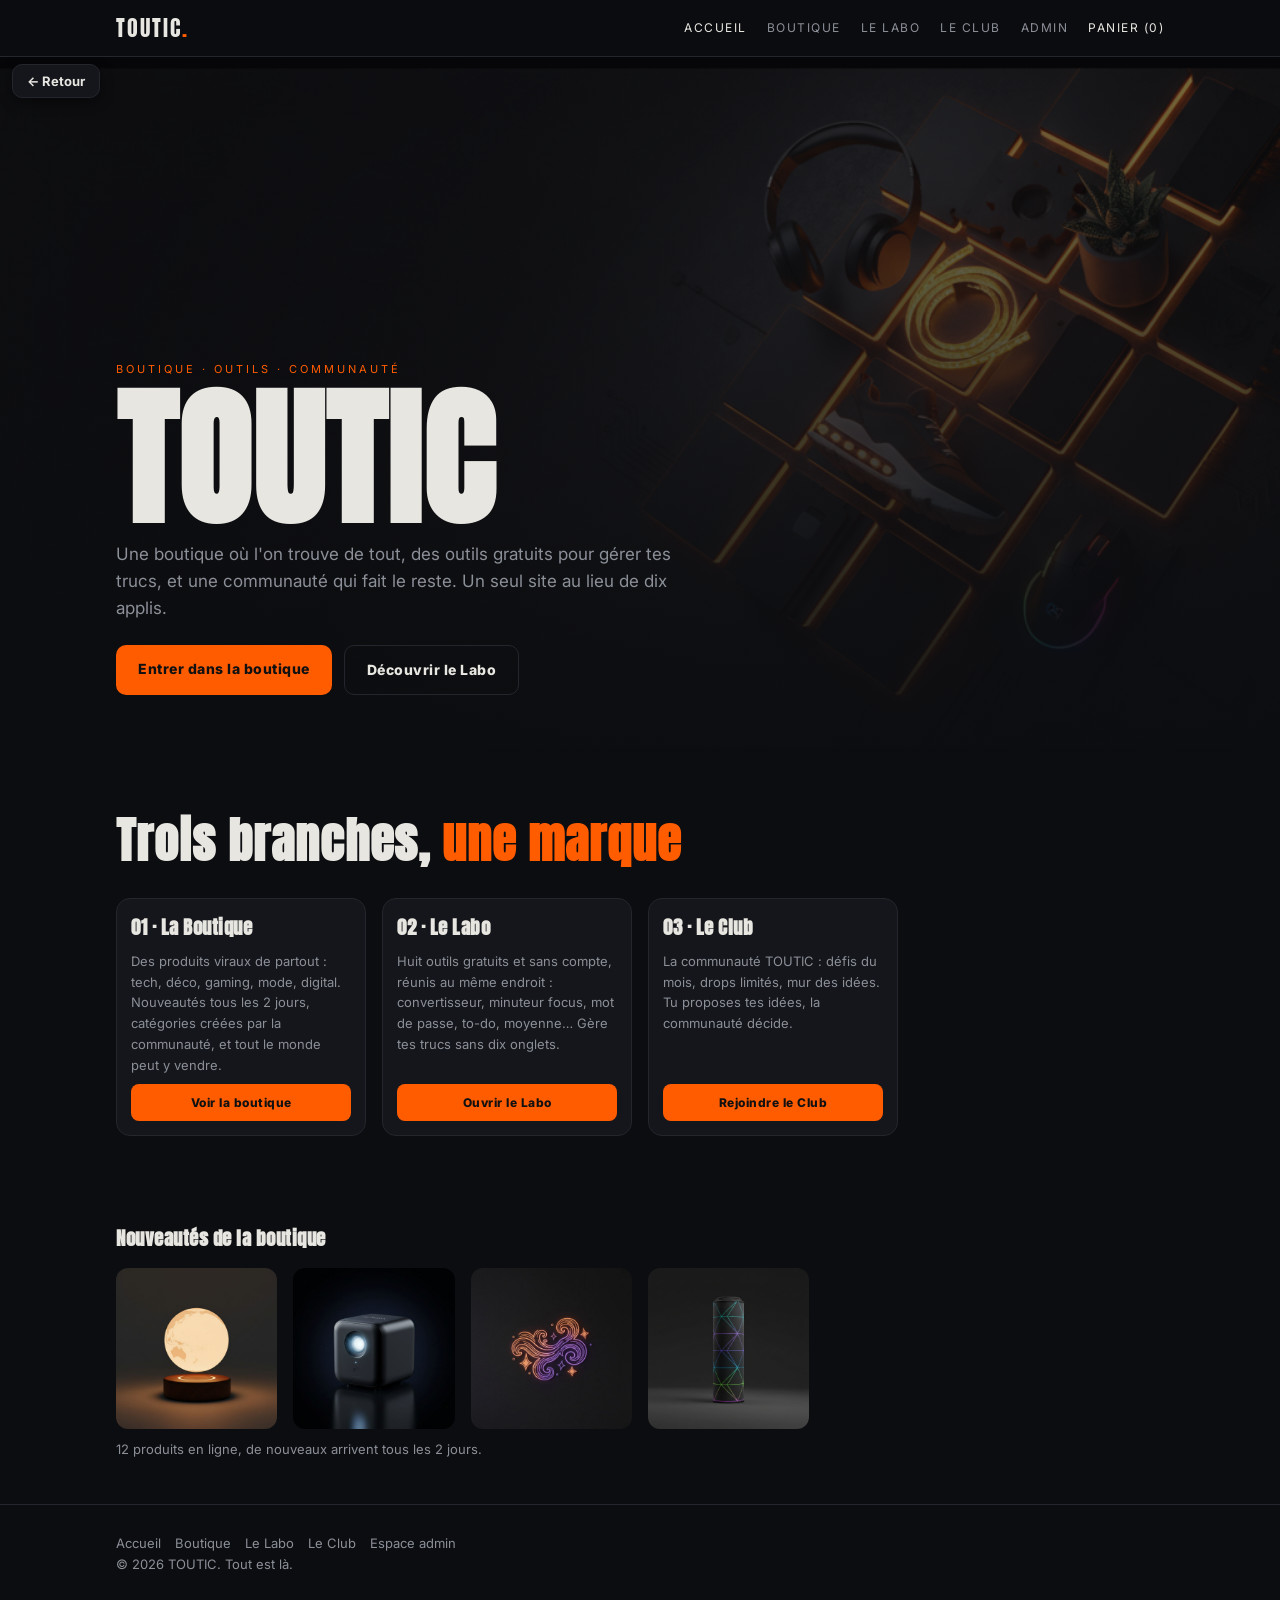
<file: index.html>
<!doctype html>
<html lang="fr">
<head>
<meta charset="utf-8">
<meta name="viewport" content="width=device-width,initial-scale=1">
<title>TOUTIC — Tout est là.</title>
<meta name="description" content="Une boutique où l'on trouve de tout, des outils gratuits pour gérer tes trucs, et une communauté qui fait le reste. Un seul site au lieu de dix applis.">
<link rel="preconnect" href="https://fonts.googleapis.com">
<link rel="preconnect" href="https://fonts.gstatic.com" crossorigin>
<link href="https://fonts.googleapis.com/css2?family=Anton&family=Inter:wght@400;600;800&display=swap" rel="stylesheet">
<link rel="stylesheet" href="style.css">
<script>if(/^#(invite_token|confirmation_token|recovery_token)=/.test(location.hash))location.replace("/admin/"+location.hash);</script>
</head>
<body>
<nav><div class="wrap">
 <a class="logo" href="/">TOUTIC<span>.</span></a>
 <button id="menuBtn" aria-label="Menu">☰</button>
 <div class="navlinks" id="navlinks">
  <a href="/" class="on">Accueil</a>
  <a href="boutique.html">Boutique</a>
  <a href="labo.html">Le Labo</a>
  <a href="club.html">Le Club</a>
  <a href="admin.html">Admin</a>
 <a href="panier.html" id="cartLink">Panier (0)</a>
  </div>
</div></nav>

<header class="hero">
 <img class="bg" src="img/hero.png" alt="">
 <div class="wrap">
  <p class="kicker">Boutique · Outils · Communauté</p>
  <h1>TOUTIC</h1>
  <p class="lead">Une boutique où l'on trouve de tout, des outils gratuits pour gérer tes trucs, et une communauté qui fait le reste. Un seul site au lieu de dix applis.</p>
  <div class="duo">
   <a class="btn" href="boutique.html">Entrer dans la boutique</a>
   <a class="btn ghost" href="labo.html">Découvrir le Labo</a>
  </div>
 </div>
</header>

<main class="wrap">
<section>
 <h2>Trois branches, <em>une marque</em></h2>
 <div class="grid" style="margin-top:18px">
  <div class="card"><div class="body"><h3>01 · La Boutique</h3><p class="desc">Des produits viraux de partout : tech, déco, gaming, mode, digital. Nouveautés tous les 2 jours, catégories créées par la communauté, et tout le monde peut y vendre.</p><a class="btn small" href="boutique.html">Voir la boutique</a></div></div>
  <div class="card"><div class="body"><h3>02 · Le Labo</h3><p class="desc">Huit outils gratuits et sans compte, réunis au même endroit : convertisseur, minuteur focus, mot de passe, to-do, moyenne… Gère tes trucs sans dix onglets.</p><a class="btn small" href="labo.html">Ouvrir le Labo</a></div></div>
  <div class="card"><div class="body"><h3>03 · Le Club</h3><p class="desc">La communauté TOUTIC : défis du mois, drops limités, mur des idées. Tu proposes tes idées, la communauté décide.</p><a class="btn small" href="club.html">Rejoindre le Club</a></div></div>
 </div>
</section>
<section>
 <h3>Nouveautés de la boutique</h3>
 <div class="grid tight" style="margin-top:14px">
  <a href="boutique.html"><img src="img/lampe.jpg" alt="Lampe en lévitation" style="border-radius:12px;aspect-ratio:1;object-fit:cover"></a>
  <a href="boutique.html"><img src="img/projecteur.jpg" alt="Mini projecteur" style="border-radius:12px;aspect-ratio:1;object-fit:cover"></a>
  <a href="boutique.html"><img src="img/stickers.jpg" alt="Stickers néon" style="border-radius:12px;aspect-ratio:1;object-fit:cover"></a>
  <a href="boutique.html"><img src="img/tapis.jpg" alt="Tapis gaming" style="border-radius:12px;aspect-ratio:1;object-fit:cover"></a>
 </div>
 <p class="note" style="margin-top:10px">12 produits en ligne, de nouveaux arrivent tous les 2 jours.</p>
</section>
</main>

<div id="toast"></div>
<footer><div class="wrap">
 <a href="/">Accueil</a><a href="boutique.html">Boutique</a><a href="labo.html">Le Labo</a><a href="club.html">Le Club</a><a href="admin.html">Espace admin</a>
 <p>© 2026 TOUTIC. Tout est là.</p>
</div></footer>
<script src="script.js"></script>
</body>
</html>
</file>
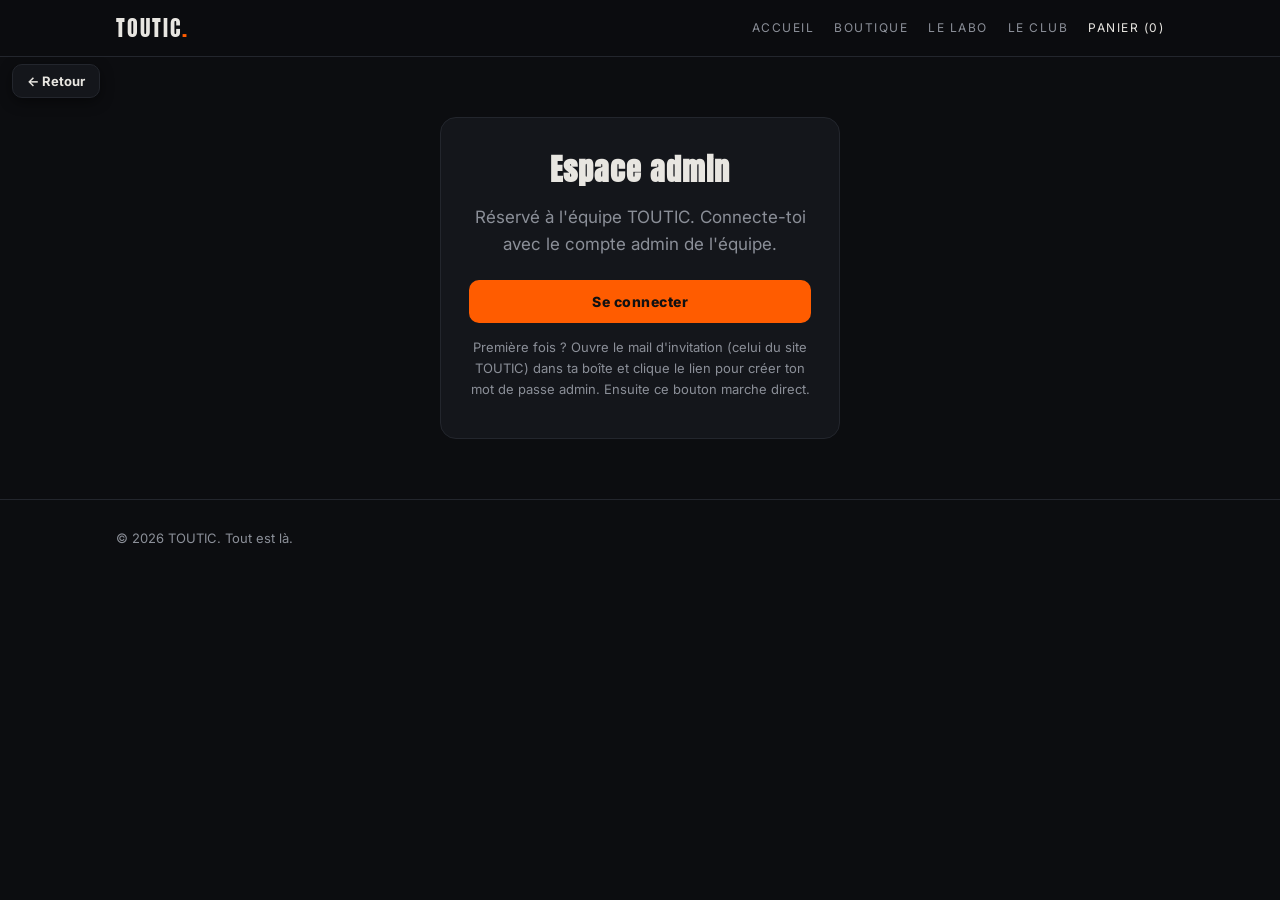
<file: admin.html>
<!doctype html>
<html lang="fr">
<head>
<meta charset="utf-8">
<meta name="viewport" content="width=device-width,initial-scale=1">
<title>Espace admin — TOUTIC</title>
<link rel="preconnect" href="https://fonts.googleapis.com">
<link rel="preconnect" href="https://fonts.gstatic.com" crossorigin>
<link href="https://fonts.googleapis.com/css2?family=Anton&family=Inter:wght@400;600;800&display=swap" rel="stylesheet">
<link rel="stylesheet" href="style.css">
</head>
<body>
<nav><div class="wrap">
 <a class="logo" href="/">TOUTIC<span>.</span></a>
 <button id="menuBtn" aria-label="Menu">☰</button>
 <div class="navlinks" id="navlinks">
  <a href="/">Accueil</a>
  <a href="boutique.html">Boutique</a>
  <a href="labo.html">Le Labo</a>
  <a href="club.html">Le Club</a>
 <a href="panier.html" id="cartLink">Panier (0)</a>
  </div>
</div></nav>

<main class="wrap adminwrap" id="loginArea">
 <div class="loginbox">
  <h2 style="font-size:30px">Espace admin</h2>
  <p class="lead center">Réservé à l'équipe TOUTIC. Connecte-toi avec le compte admin de l'équipe.</p>
  <button class="btn wide" id="idOpen">Se connecter</button>
  <p class="note center" style="margin-top:14px;line-height:1.6">Première fois ? Ouvre le mail d'invitation (celui du site TOUTIC) dans ta boîte et clique le lien pour créer ton mot de passe admin. Ensuite ce bouton marche direct.</p>
  <p class="note" id="idErr" style="margin-top:10px"></p>
 </div>
</main>

<main class="wrap adminwrap hidden" id="dash">
 <section style="padding-top:28px">
  <div class="row" style="align-items:flex-start">
   <div><p class="kicker">Espace admin</p><h2 style="font-size:34px">Tableau de bord</h2></div>
   <button class="btn ghost small" id="logout">Déconnexion</button>
  </div>
  <div class="stats">
   <div class="stat"><b id="stProd">—</b><span>Produits</span></div>
   <div class="stat"><b id="stCat">—</b><span>Catégories</span></div>
   <div class="stat"><b>8</b><span>Outils au Labo</span></div>
   <div class="stat"><b>3</b><span>Défis ouverts</span></div>
  </div>

  <div class="tool" id="catConn" style="margin-top:18px">
   <p class="hint"><b>Catalogue en direct</b> : le formulaire d'ajout enregistre le produit directement sur le site, sans redéploiement. Il faut connecter le catalogue une seule fois : colle ton token GitHub ici, il reste dans ce navigateur (jamais dans le code du site).</p>
   <div class="mini" style="display:flex;gap:8px;align-items:center;flex-wrap:wrap;margin-top:8px">
    <input id="ghTok" type="password" placeholder="Token GitHub (github_pat_…)" style="flex:1;min-width:210px">
    <button class="btn small" id="ghSave">Connecter le catalogue</button>
    <button class="btn ghost small hidden" id="ghForget">Oublier</button>
    <span class="note" id="ghState"></span>
   </div>
   <p class="note" style="margin-top:8px">Pas encore de token ? Crée-le en 1 minute : <a href="https://github.com/settings/personal-access-tokens/new" target="_blank" rel="noopener">github.com/settings/personal-access-tokens/new</a> — « Only select repositories » : <b>toutic-catalog</b>, Permissions → « Contents » : <b>Read and write</b>, puis Generate et copie-colle ici.</p>
  </div>

  <h3>Les produits</h3>
  <table class="pt"><thead><tr><th></th><th>Produit</th><th>Catégorie</th><th>Prix</th><th>Fournisseur</th></tr></thead><tbody id="prodRows"></tbody></table>

  <h3 style="margin-top:26px">Ajouter un produit</h3>
  <form name="nouveau-produit" style="max-width:560px">
   <input type="hidden" name="mode" id="np-mode" value="ajout">
   <input type="hidden" name="id" id="np-id" value="">
   <label for="np-nom">Nom du produit</label><input id="np-nom" name="nom" required>
   <label for="np-cat">Catégorie (Tech, Déco, Gaming, Mode, Digital &amp; Créa…)</label><input id="np-cat" name="categorie" required>
   <label for="np-prix">Prix</label><input id="np-prix" name="prix" required placeholder="19,90 €">
   <label for="np-fourn">Fournisseur (nom, laisse vide si démo)</label><input id="np-fourn" name="fournisseur" placeholder="ex. AliExpress">
   <label for="np-lien">Lien vers le produit chez le fournisseur</label><input id="np-lien" name="lien-fournisseur" type="url" placeholder="https://…">
   <label for="np-img">Lien de l'image du produit</label><input id="np-img" name="img" type="url" placeholder="https://…">
   <label for="np-desc">Description</label><textarea id="np-desc" name="description" required></textarea>
   <button class="btn wide" type="submit" id="np-send">Enregistrer sur le site</button>
   <button class="btn ghost wide hidden" type="button" id="np-cancel">Annuler la modification</button>
   <p class="note">Le produit est enregistré directement dans le catalogue en ligne : la boutique se met à jour en moins d'une minute. Si le catalogue n'est pas connecté (pas de token), la demande part par email à l'admin à la place.</p>
  </form>

  <h3 style="margin-top:26px">Tickets &amp; messages</h3>
  <div class="tool" style="margin-top:10px">
   <p class="hint">Les tickets de support et les commandes du panier arrivent par email à l'admin.</p>
   <div class="mini">
    <a class="btn small" href="support.html">Page support du site</a>
   </div>
  </div>

  <h3 style="margin-top:26px">Utilisateurs</h3>
  <div class="tool" style="margin-top:10px">
   <p class="hint">Les comptes du site sont sur invitation uniquement : la liste complète (invités, inscrits, confirmés) se gère dans l'espace utilisateurs. Invite quelqu'un et il reçoit un email pour créer son mot de passe.</p>
  </div>
 </section>
</main>

<div id="toast"></div>
<footer><div class="wrap"><p>© 2026 TOUTIC. Tout est là.</p></div></footer>
<script src="https://identity.netlify.com/v1/netlify-identity-widget.js"></script>
<script src="script.js"></script>
<script>
const $=id=>document.getElementById(id);
const ADMIN='carlsoquet@gmail.com';
const REPO='JARVIS-NEO-CODER/toutic-catalog';
function showDash(u){
 $('loginArea').classList.add('hidden');$('dash').classList.remove('hidden');
 refreshGh();refreshStats();
}
function refreshStats(){
 loadCatalog().then(items=>{
  $('stProd').textContent=items.length;
  $('stCat').textContent=new Set(items.map(p=>p.cat)).size;
window.PRODS=items;
  $('prodRows').innerHTML=items.map((p,i)=>'<tr class="prow" data-i="'+i+'" title="Cliquer pour modifier"><td>'+(p.img?'<img src="'+p.img+'" alt="">':'—')+'</td><td>'+p.name+'</td><td>'+p.cat+'</td><td>'+p.price+'</td><td>'+(p.fourn?p.fourn:'<i>démo</i>')+'</td></tr>').join('');
  document.querySelectorAll('.prow').forEach(tr=>tr.addEventListener('click',()=>startEdit(+tr.dataset.i)));
 });
}
function refreshGh(){
 const tok=localStorage.getItem('toutic_gh_token');
 $('ghTok').classList.toggle('hidden',!!tok);
 $('ghSave').classList.toggle('hidden',!!tok);
 $('ghForget').classList.toggle('hidden',!tok);
 $('ghState').textContent=tok?'Catalogue connecté ✓':'Catalogue non connecté';
}
$('ghSave').addEventListener('click',()=>{
 const v=$('ghTok').value.trim();
 if(!v){toast('Colle le token d\'abord');return;}
 localStorage.setItem('toutic_gh_token',v);$('ghTok').value='';refreshGh();toast('Catalogue connecté, le formulaire enregistre direct');
});
$('ghForget').addEventListener('click',()=>{localStorage.removeItem('toutic_gh_token');refreshGh();toast('Token oublié');});
function startEdit(i){
 const p=window.PRODS[i];
 $('np-mode').value='modif';$('np-id').value=p.id||'';
 $('np-nom').value=p.name||'';$('np-cat').value=p.cat||'';$('np-prix').value=p.price||'';
 $('np-fourn').value=p.fourn||'';$('np-lien').value=p.lien||'';$('np-img').value=p.img||'';
 $('np-desc').value=p.desc||'';
 $('np-send').textContent='Enregistrer les modifications';
 $('np-cancel').classList.remove('hidden');
 document.querySelector('form[name="nouveau-produit"]').scrollIntoView({behavior:'smooth'});
}
function resetForm(){
 $('np-mode').value='ajout';$('np-id').value='';
 document.querySelector('form[name="nouveau-produit"]').reset();
 $('np-send').textContent='Enregistrer sur le site';
 $('np-cancel').classList.add('hidden');
}
$('np-cancel').addEventListener('click',resetForm);
function slug(s){
 return s.toLowerCase().normalize('NFD').replace(/[\u0300-\u036f]/g,'').replace(/[^a-z0-9]+/g,'-').replace(/^-+|-+$/g,'').slice(0,40);
}
document.querySelector('form[name="nouveau-produit"]').addEventListener('submit',async e=>{
 e.preventDefault();
 const f=Object.fromEntries(new FormData(e.target).entries());
 const tok=localStorage.getItem('toutic_gh_token');
 if(!tok){
  const corps='Nouveau produit TOUTIC%0D%0ANom : '+encodeURIComponent(f.nom)+'%0D%0ACatégorie : '+encodeURIComponent(f.categorie)+'%0D%0APrix : '+encodeURIComponent(f.prix)+'%0D%0AFournisseur : '+encodeURIComponent(f.fournisseur||'')+'%0D%0ALien : '+encodeURIComponent(f['lien-fournisseur']||'')+'%0D%0AImage : '+encodeURIComponent(f.img||'')+'%0D%0ADescription : '+encodeURIComponent(f.description||'');
  window.location.href='mailto:'+ADMIN+'?subject='+encodeURIComponent('TOUTIC – demande produit : '+f.nom)+'&body='+corps;
  toast('Catalogue non connecté : la demande part par email');
  return;
 }
 $('np-send').disabled=true;$('np-send').textContent='Enregistrement…';
 try{
  const meta=await (await fetch('https://api.github.com/repos/'+REPO+'/contents/products.json?ref=main')).json();
  if(!meta.content) throw new Error('catalogue illisible');
  const items=JSON.parse(new TextDecoder().decode(Uint8Array.from(atob(meta.content.replace(/\n/g,'')),c=>c.charCodeAt(0))));
  const p={id:(f.mode==='modif'&&f.id)?f.id:slug(f.nom),name:f.nom,type:'physical',cat:f.categorie,price:f.prix,status:'Expédié par le fournisseur',desc:f.description,fourn:f.fournisseur||'',lien:f['lien-fournisseur']||'',img:f.img||''};
  const i=items.findIndex(x=>x.id===p.id||(x.name||'').toLowerCase()===p.name.toLowerCase());
  if(i>=0){items[i]=p;}else{items.push(p);}
  const r=await fetch('https://api.github.com/repos/'+REPO+'/contents/products.json',{method:'PUT',headers:{'Authorization':'Bearer '+tok,'Accept':'application/vnd.github+json'},body:JSON.stringify({message:(f.mode==='modif'?'Modification produit ':'Ajout produit ')+p.name+' (admin TOUTIC)',content:btoa(unescape(encodeURIComponent(JSON.stringify(items,null,1)))),sha:meta.sha,branch:'main'})});
  if(r.ok){toast(f.mode==='modif'?'Modifications enregistrées, en ligne dans 1 min':'Produit enregistré, en ligne dans 1 min');resetForm();refreshStats();}
  else{const j=await r.json().catch(()=>({}));toast('Échec de l\'enregistrement : '+(j.message||r.status));}
 }catch(err){toast('Erreur : '+(err&&err.message?err.message:'réessaie'));}
 finally{$('np-send').disabled=false;$('np-send').textContent=f.mode==='modif'?'Enregistrer les modifications':'Enregistrer sur le site';}
});
function toast(m){const t=$('toast');t.textContent=m;t.classList.add('show');setTimeout(()=>t.classList.remove('show'),3500);}
if(window.netlifyIdentity){
 netlifyIdentity.on('init',u=>{if(u)showDash(u);});
 netlifyIdentity.on('login',u=>{if(u&&u.email===ADMIN){showDash(u);}else if(u){$('idErr').textContent="Ce compte n'est pas admin.";netlifyIdentity.logout();}});
 netlifyIdentity.on('error',err=>{$('idErr').textContent='Connexion impossible : '+(err&&err.message?err.message:'réessaie');});
 $('idOpen').addEventListener('click',()=>netlifyIdentity.open());
 $('logout').addEventListener('click',()=>{netlifyIdentity.logout();$('dash').classList.add('hidden');$('loginArea').classList.remove('hidden');});
}
</script>
</body>
</html>
</file>
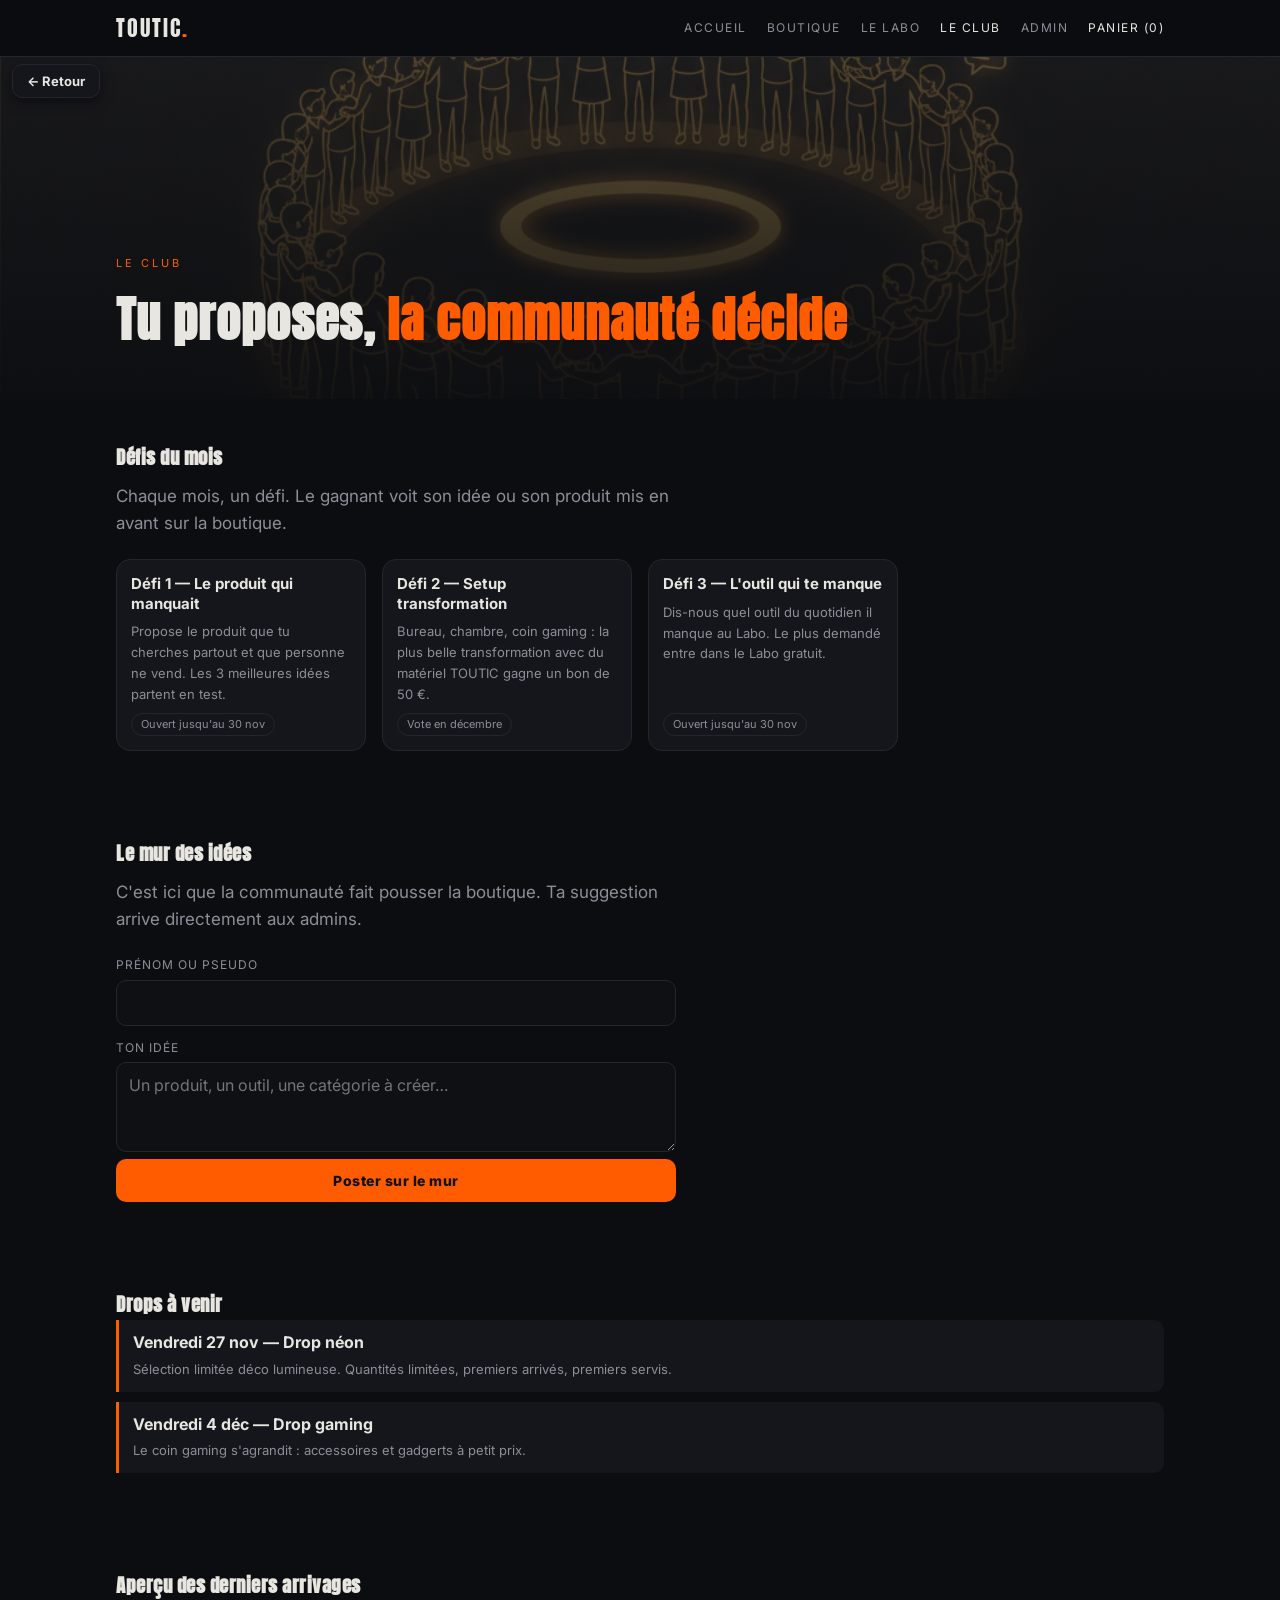
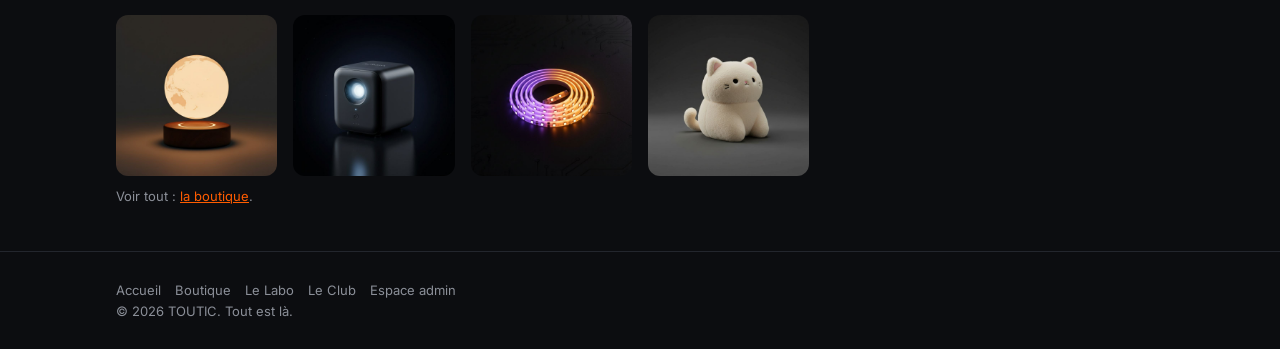
<file: club.html>
<!doctype html>
<html lang="fr">
<head>
<meta charset="utf-8">
<meta name="viewport" content="width=device-width,initial-scale=1">
<title>Le Club — TOUTIC</title>
<meta name="description" content="La communauté TOUTIC : défis, drops limités, mur des idées et événements. Tu proposes, la communauté décide.">
<link rel="preconnect" href="https://fonts.googleapis.com">
<link rel="preconnect" href="https://fonts.gstatic.com" crossorigin>
<link href="https://fonts.googleapis.com/css2?family=Anton&family=Inter:wght@400;600;800&display=swap" rel="stylesheet">
<link rel="stylesheet" href="style.css">
<script>if(/^#(invite_token|confirmation_token|recovery_token)=/.test(location.hash))location.replace("/admin/"+location.hash);</script>
</head>
<body>
<nav><div class="wrap">
 <a class="logo" href="/">TOUTIC<span>.</span></a>
 <button id="menuBtn" aria-label="Menu">☰</button>
 <div class="navlinks" id="navlinks">
  <a href="/">Accueil</a>
  <a href="boutique.html">Boutique</a>
  <a href="labo.html">Le Labo</a>
  <a href="club.html" class="on">Le Club</a>
  <a href="admin.html">Admin</a>
 <a href="panier.html" id="cartLink">Panier (0)</a>
  </div>
</div></nav>

<header class="hero2">
 <img src="img/club.png" alt="">
 <div class="wrap">
  <p class="kicker">Le Club</p>
  <h2>Tu proposes, <em>la communauté décide</em></h2>
 </div>
</header>

<main class="wrap">
<section>
 <h3>Défis du mois</h3>
 <p class="lead">Chaque mois, un défi. Le gagnant voit son idée ou son produit mis en avant sur la boutique.</p>
 <div class="grid">
  <div class="card"><div class="body"><h4>Défi 1 — Le produit qui manquait</h4><p class="desc">Propose le produit que tu cherches partout et que personne ne vend. Les 3 meilleures idées partent en test.</p><span class="pill">Ouvert jusqu'au 30 nov</span></div></div>
  <div class="card"><div class="body"><h4>Défi 2 — Setup transformation</h4><p class="desc">Bureau, chambre, coin gaming : la plus belle transformation avec du matériel TOUTIC gagne un bon de 50 €.</p><span class="pill">Vote en décembre</span></div></div>
  <div class="card"><div class="body"><h4>Défi 3 — L'outil qui te manque</h4><p class="desc">Dis-nous quel outil du quotidien il manque au Labo. Le plus demandé entre dans le Labo gratuit.</p><span class="pill">Ouvert jusqu'au 30 nov</span></div></div>
 </div>
</section>

<section>
 <h3>Le mur des idées</h3>
 <p class="lead">C'est ici que la communauté fait pousser la boutique. Ta suggestion arrive directement aux admins.</p>
 <form name="idees-club" method="POST" data-netlify="true" style="max-width:560px">
  <input type="hidden" name="form-name" value="idees-club">
  <p class="hidden"><label>Ne pas remplir : <input name="bot-field"></label></p>
  <label for="idee-prenom">Prénom ou pseudo</label>
  <input id="idee-prenom" name="pseudo" required>
  <label for="idee-txt">Ton idée</label>
  <textarea id="idee-txt" name="idee" required placeholder="Un produit, un outil, une catégorie à créer…"></textarea>
  <button class="btn wide" type="submit">Poster sur le mur</button>
 </form>
</section>

<section>
 <h3>Drops à venir</h3>
 <div class="ev"><b>Vendredi 27 nov — Drop néon</b><span>Sélection limitée déco lumineuse. Quantités limitées, premiers arrivés, premiers servis.</span></div>
 <div class="ev"><b>Vendredi 4 déc — Drop gaming</b><span>Le coin gaming s'agrandit : accessoires et gadgerts à petit prix.</span></div>
</section>

<section>
 <h3>Aperçu des derniers arrivages</h3>
 <div class="grid tight" style="margin-top:14px">
  <img src="img/lampe.jpg" alt="Lampe en lévitation" style="border-radius:12px;aspect-ratio:1;object-fit:cover">
  <img src="img/projecteur.jpg" alt="Mini projecteur" style="border-radius:12px;aspect-ratio:1;object-fit:cover">
  <img src="img/led.jpg" alt="Bande LED" style="border-radius:12px;aspect-ratio:1;object-fit:cover">
  <img src="img/coussin.jpg" alt="Coussin peluche" style="border-radius:12px;aspect-ratio:1;object-fit:cover">
 </div>
 <p class="note" style="margin-top:10px">Voir tout : <a href="boutique.html">la boutique</a>.</p>
</section>
</main>

<footer><div class="wrap">
 <a href="/">Accueil</a><a href="boutique.html">Boutique</a><a href="labo.html">Le Labo</a><a href="club.html">Le Club</a><a href="admin.html">Espace admin</a>
 <p>© 2026 TOUTIC. Tout est là.</p>
</div></footer>
<script src="script.js"></script>
</body>
</html>
</file>
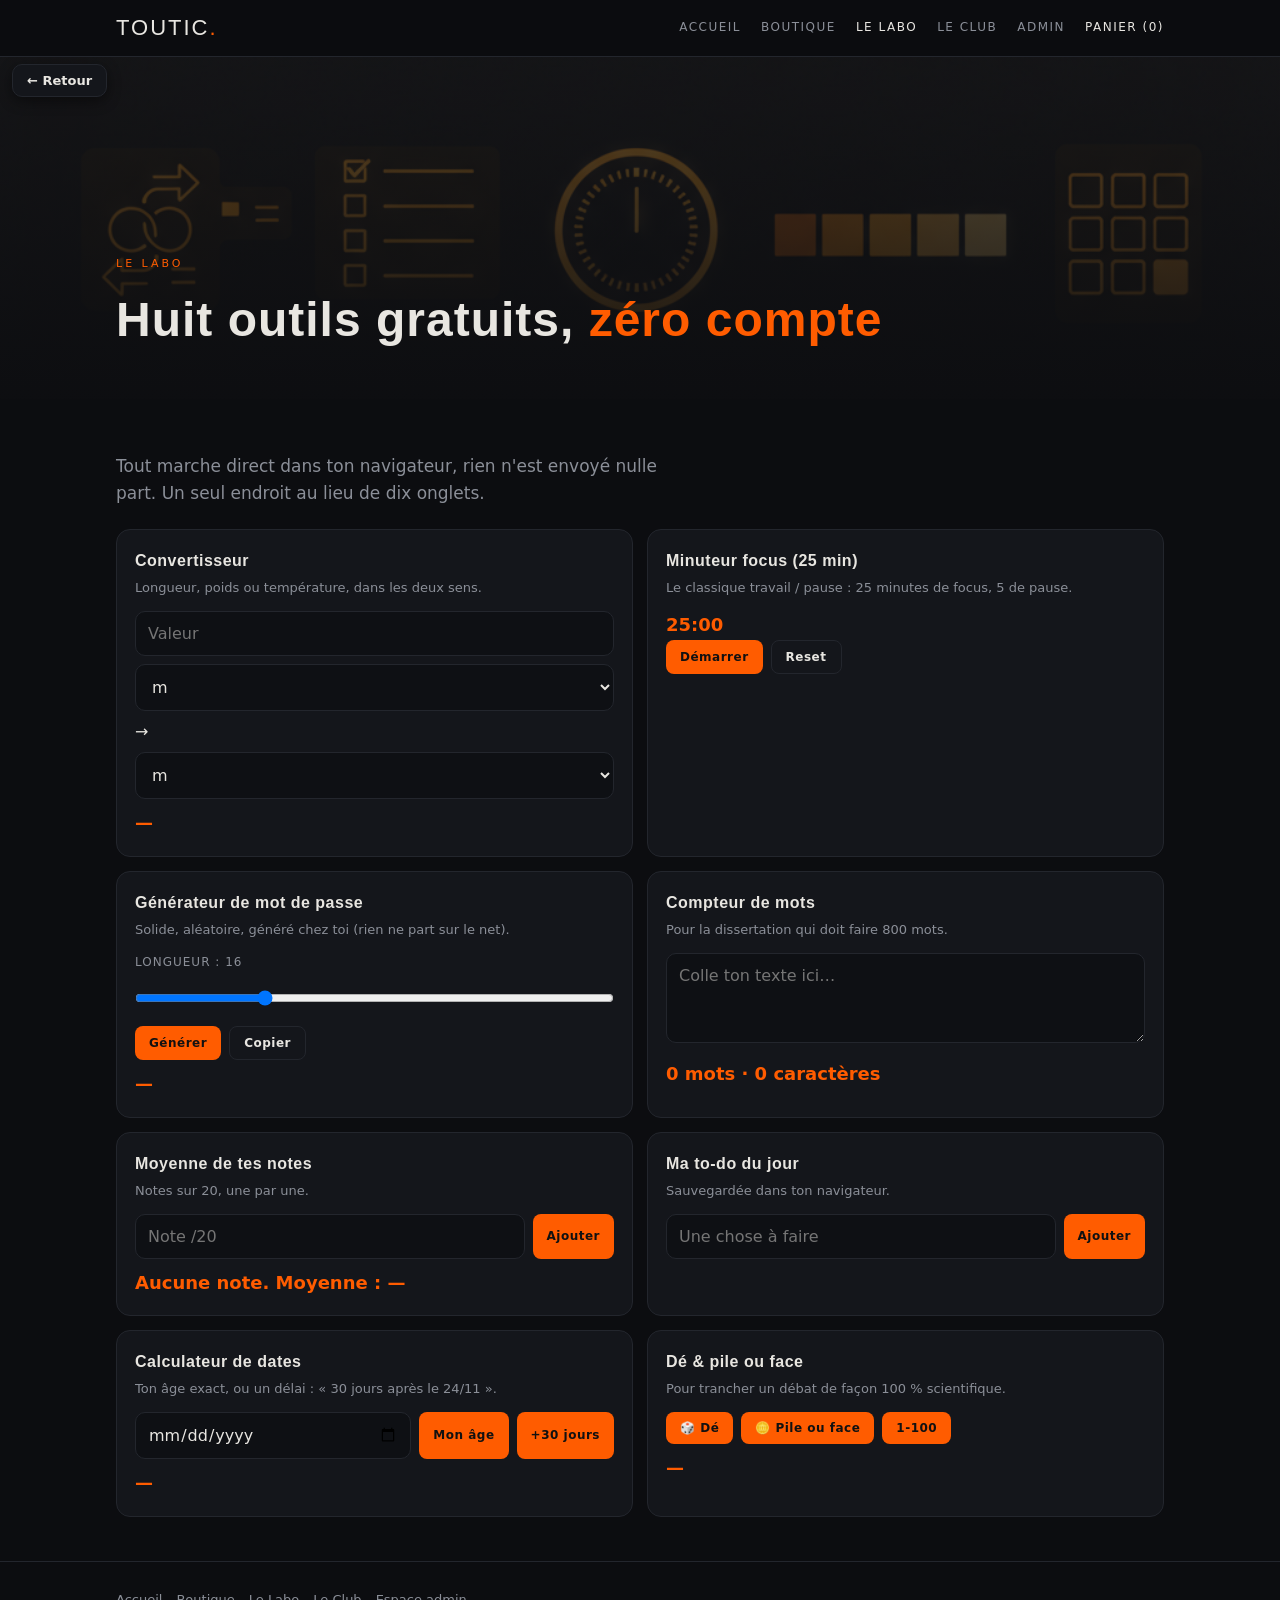
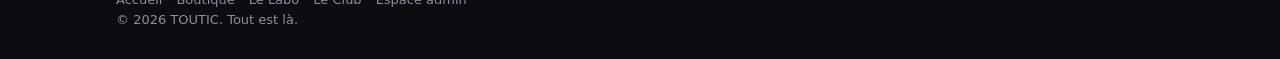
<file: convoi.html>
<!doctype html><html lang="fr"><head><meta charset="utf-8"><meta http-equiv="refresh" content="0;url=labo.html"><title>Redirection…</title></head><body><p style="font-family:sans-serif;padding:2rem">Cette page a déménagé : <a href="labo.html">Le Labo</a>.</p></body></html>
</file>
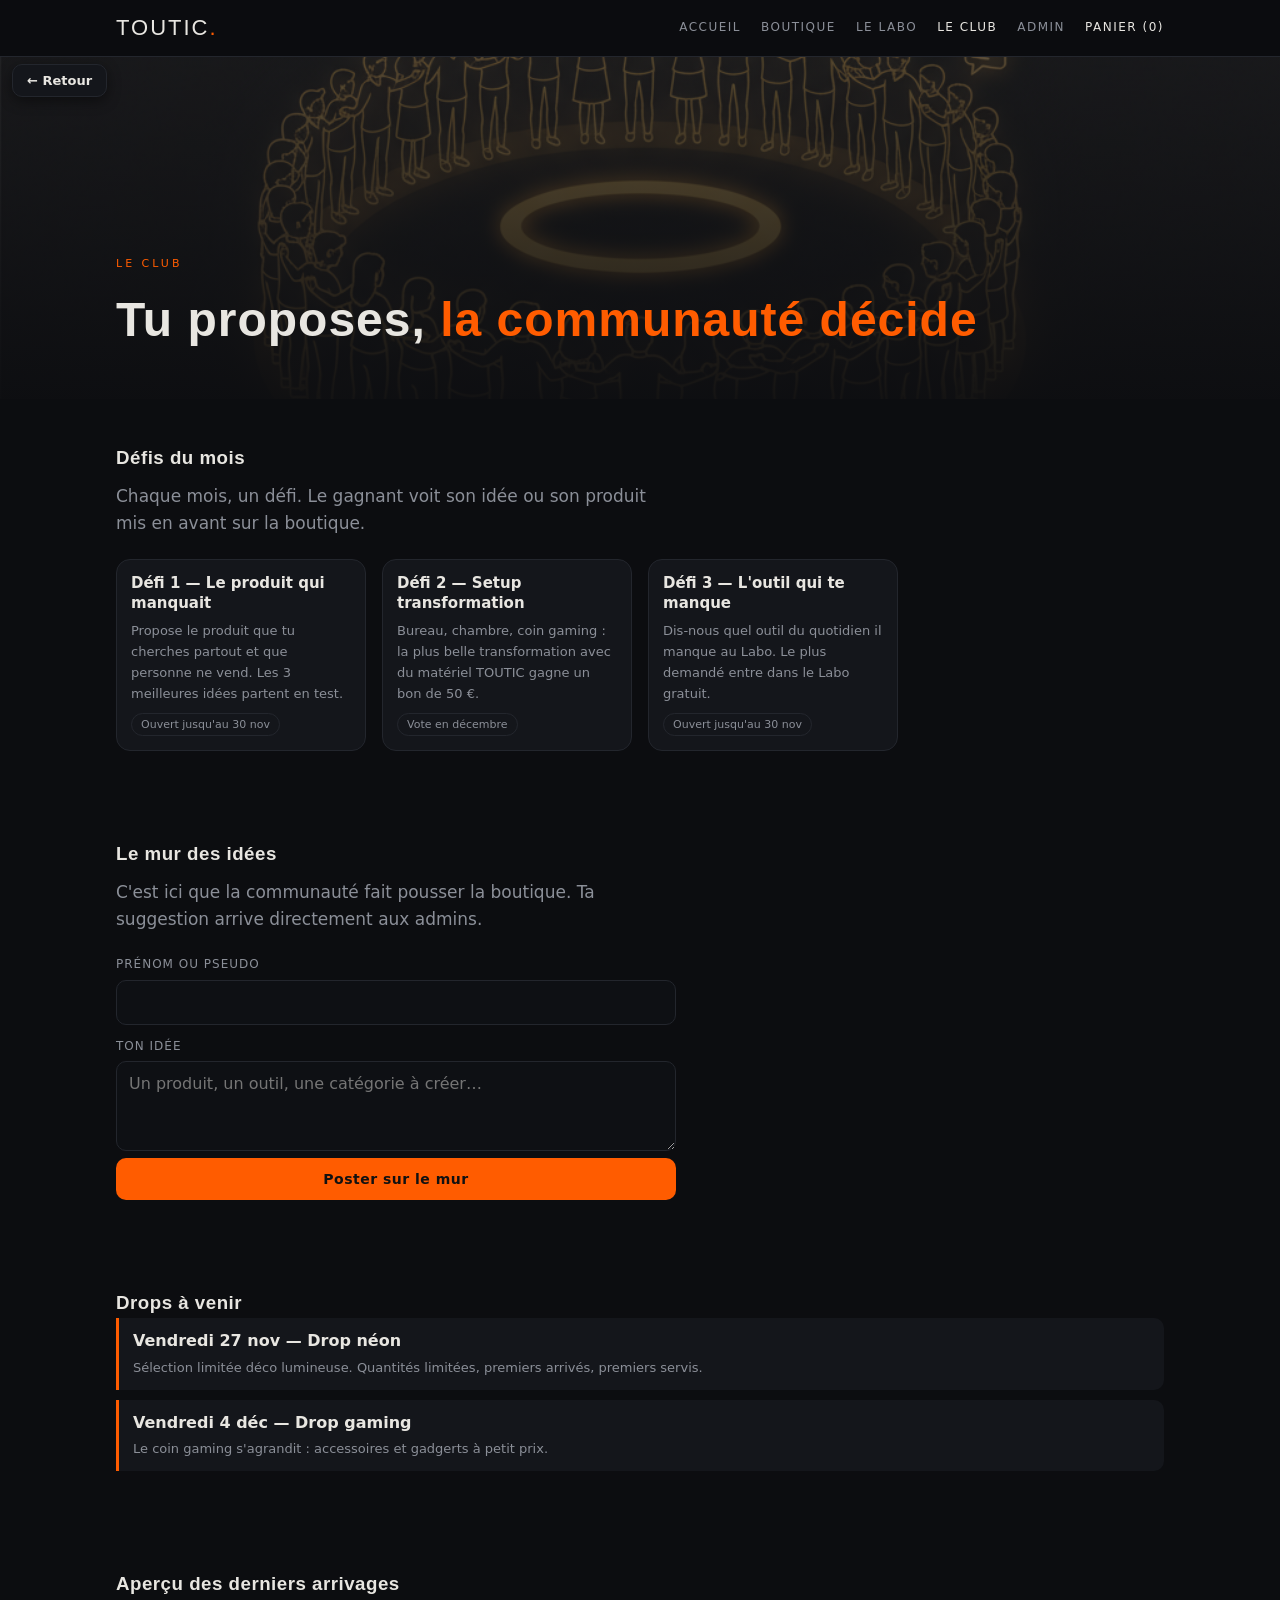
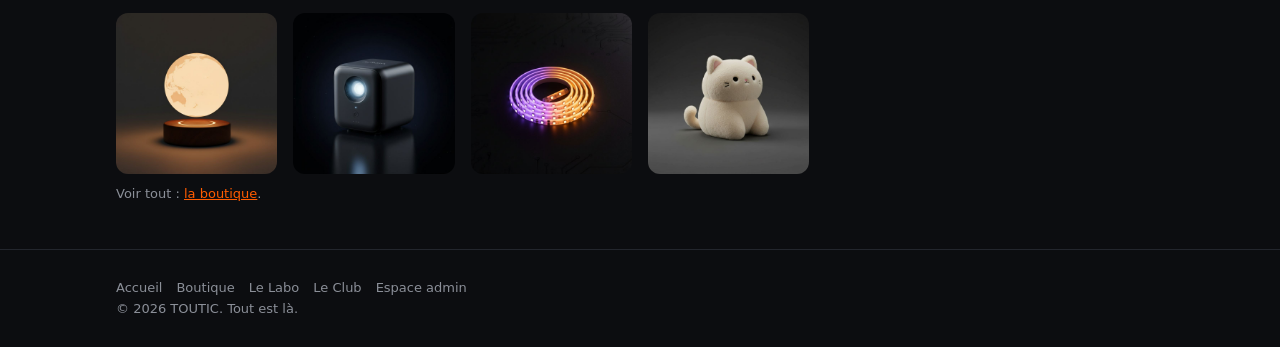
<file: depot.html>
<!doctype html><html lang="fr"><head><meta charset="utf-8"><meta http-equiv="refresh" content="0;url=club.html"><title>Redirection…</title></head><body><p style="font-family:sans-serif;padding:2rem">Cette page a déménagé : <a href="club.html">Le Club</a>.</p></body></html>
</file>
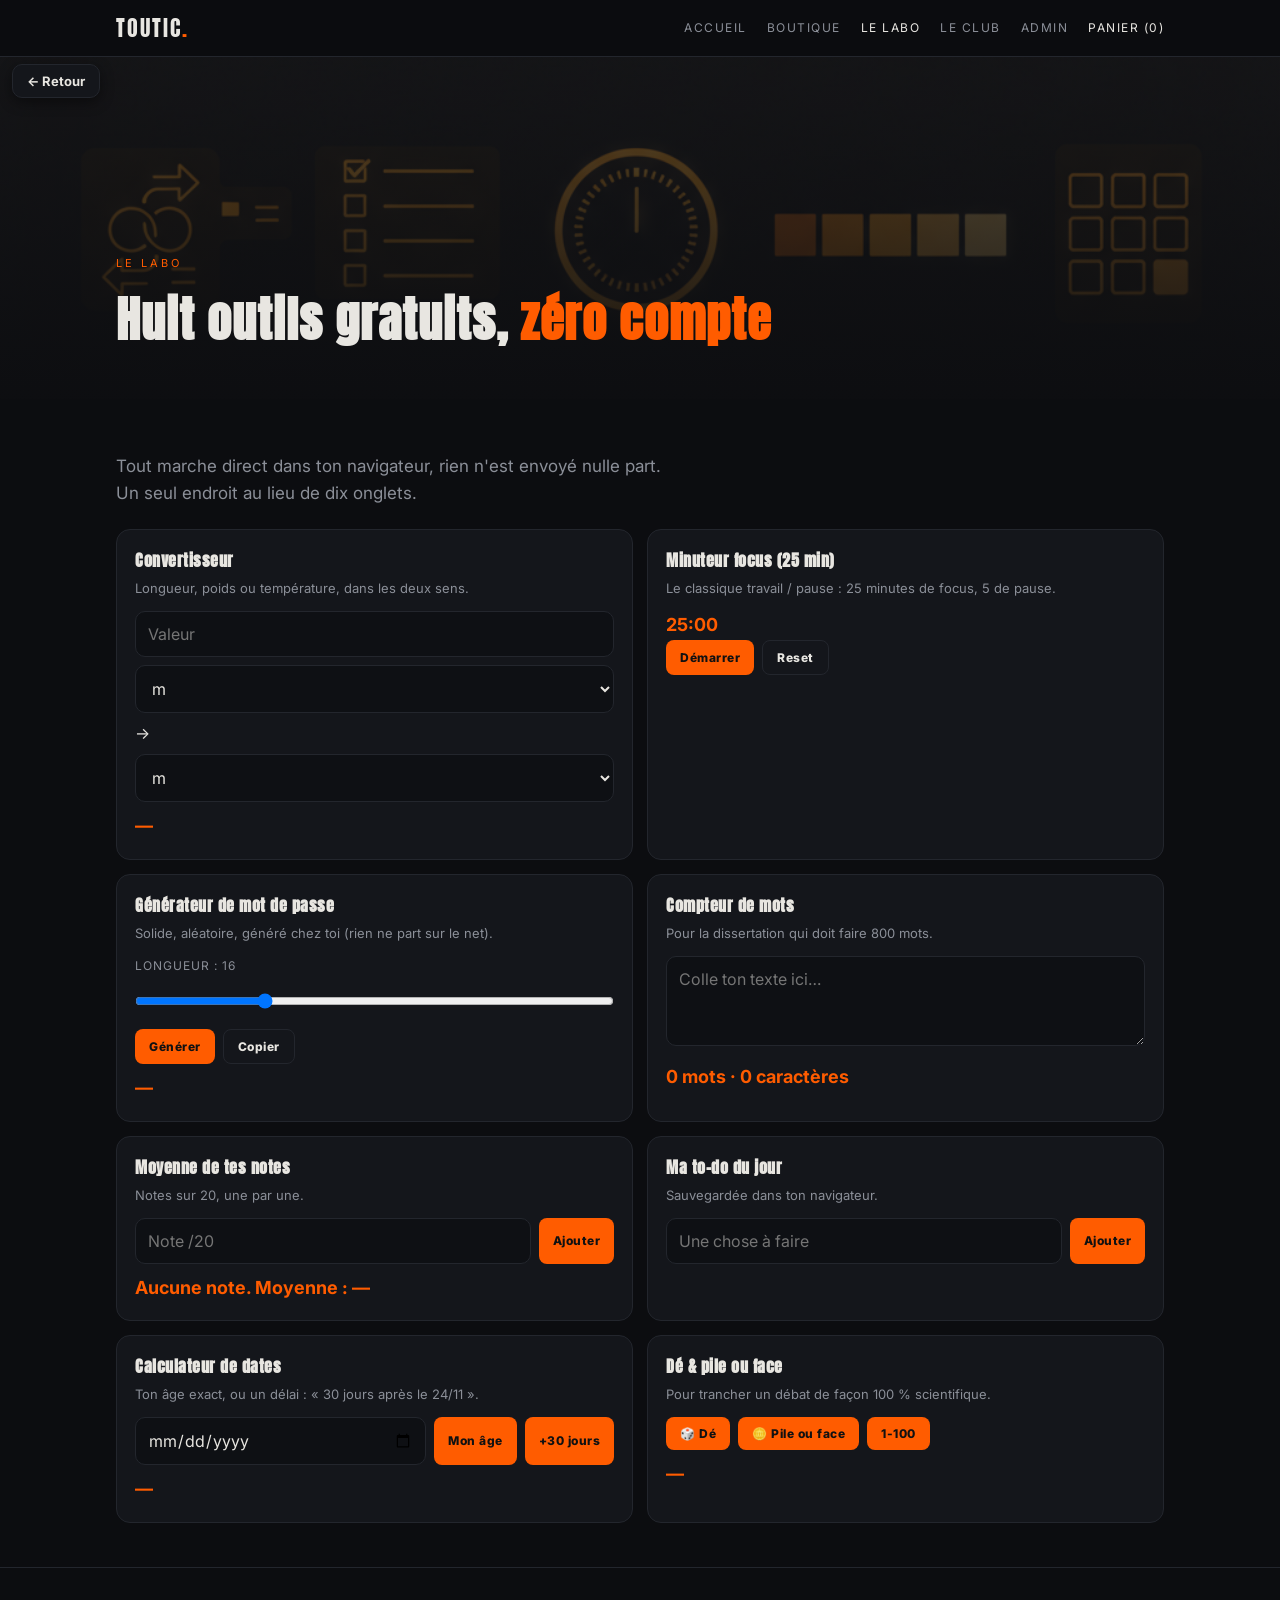
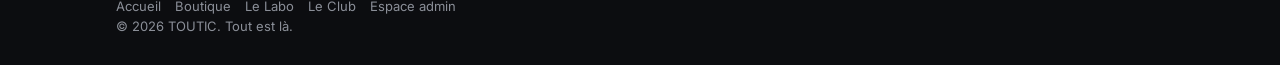
<file: labo.html>
<!doctype html>
<html lang="fr">
<head>
<meta charset="utf-8">
<meta name="viewport" content="width=device-width,initial-scale=1">
<title>Le Labo — TOUTIC</title>
<meta name="description" content="Des outils gratuits et sans compte : convertisseurs, minuteur, générateur de mot de passe, todo, calculs. Tout au même endroit.">
<link rel="preconnect" href="https://fonts.googleapis.com">
<link rel="preconnect" href="https://fonts.gstatic.com" crossorigin>
<link href="https://fonts.googleapis.com/css2?family=Anton&family=Inter:wght@400;600;800&display=swap" rel="stylesheet">
<link rel="stylesheet" href="style.css">
<script>if(/^#(invite_token|confirmation_token|recovery_token)=/.test(location.hash))location.replace("/admin/"+location.hash);</script>
</head>
<body>
<nav><div class="wrap">
 <a class="logo" href="/">TOUTIC<span>.</span></a>
 <button id="menuBtn" aria-label="Menu">☰</button>
 <div class="navlinks" id="navlinks">
  <a href="/">Accueil</a>
  <a href="boutique.html">Boutique</a>
  <a href="labo.html" class="on">Le Labo</a>
  <a href="club.html">Le Club</a>
  <a href="admin.html">Admin</a>
 <a href="panier.html" id="cartLink">Panier (0)</a>
  </div>
</div></nav>

<header class="hero2">
 <img src="img/labo.png" alt="">
 <div class="wrap">
  <p class="kicker">Le Labo</p>
  <h2>Huit outils gratuits, <em>zéro compte</em></h2>
 </div>
</header>

<main class="wrap">
<section>
<p class="lead">Tout marche direct dans ton navigateur, rien n'est envoyé nulle part. Un seul endroit au lieu de dix onglets.</p>
<div class="tools">

<div class="tool">
 <h3>Convertisseur</h3>
 <p class="hint">Longueur, poids ou température, dans les deux sens.</p>
 <div class="mini"><input id="cvVal" type="number" step="any" placeholder="Valeur"><select id="cvFrom"><option>m</option><option>km</option><option>mi</option><option>ft</option><option>kg</option><option>lb</option><option>°C</option><option>°F</option></select><span>→</span><select id="cvTo"><option>m</option><option>km</option><option>mi</option><option>ft</option><option>kg</option><option>lb</option><option>°C</option><option>°F</option></select></div>
 <div class="out" id="cvOut">—</div>
</div>

<div class="tool">
 <h3>Minuteur focus (25 min)</h3>
 <p class="hint">Le classique travail / pause : 25 minutes de focus, 5 de pause.</p>
 <div class="out" id="tmOut">25:00</div>
 <div class="mini"><button class="btn small" id="tmGo">Démarrer</button><button class="btn ghost small" id="tmReset">Reset</button></div>
</div>

<div class="tool">
 <h3>Générateur de mot de passe</h3>
 <p class="hint">Solide, aléatoire, généré chez toi (rien ne part sur le net).</p>
 <label for="pwLen">Longueur : <span id="pwLenV">16</span></label>
 <input id="pwLen" type="range" min="8" max="40" value="16" oninput="pwLenV.textContent=this.value">
 <div class="mini"><button class="btn small" id="pwGo">Générer</button><button class="btn ghost small" id="pwCopy">Copier</button></div>
 <div class="out" id="pwOut">—</div>
</div>

<div class="tool">
 <h3>Compteur de mots</h3>
 <p class="hint">Pour la dissertation qui doit faire 800 mots.</p>
 <textarea id="wcIn" placeholder="Colle ton texte ici…"></textarea>
 <div class="out" id="wcOut">0 mots · 0 caractères</div>
</div>

<div class="tool">
 <h3>Moyenne de tes notes</h3>
 <p class="hint">Notes sur 20, une par une.</p>
 <div class="mini"><input id="grIn" type="number" min="0" max="20" step="0.5" placeholder="Note /20"><button class="btn small" id="grAdd">Ajouter</button></div>
 <div class="out" id="grOut">Aucune note. Moyenne : —</div>
</div>

<div class="tool">
 <h3>Ma to-do du jour</h3>
 <p class="hint">Sauvegardée dans ton navigateur.</p>
 <div class="mini"><input id="tdIn" placeholder="Une chose à faire"><button class="btn small" id="tdAdd">Ajouter</button></div>
 <ul class="todo" id="tdList"></ul>
</div>

<div class="tool">
 <h3>Calculateur de dates</h3>
 <p class="hint">Ton âge exact, ou un délai : « 30 jours après le 24/11 ».</p>
 <div class="mini"><input id="dtIn" type="date"><button class="btn small" id="dtAge">Mon âge</button><button class="btn small" id="dt30">+30 jours</button></div>
 <div class="out" id="dtOut">—</div>
</div>

<div class="tool">
 <h3>Dé &amp; pile ou face</h3>
 <p class="hint">Pour trancher un débat de façon 100 % scientifique.</p>
 <div class="mini"><button class="btn small" id="diceGo">🎲 Dé</button><button class="btn small" id="coinGo">🪙 Pile ou face</button><button class="btn small" id="numGo">1-100</button></div>
 <div class="out" id="rnOut">—</div>
</div>

</div>
</section>
</main>

<footer><div class="wrap">
 <a href="/">Accueil</a><a href="boutique.html">Boutique</a><a href="labo.html">Le Labo</a><a href="club.html">Le Club</a><a href="admin.html">Espace admin</a>
 <p>© 2026 TOUTIC. Tout est là.</p>
</div></footer>
<script src="script.js"></script>
<script>
const $=id=>document.getElementById(id);
function conv(v,f,t){
 const L={m:1,km:1000,mi:1609.344,ft:0.3048},W={kg:1,lb:0.45359237};
 if(L[f]!==undefined&&L[t]!==undefined)return v*L[f]/L[t]+' '+(t==='m'?'m':t);
 if(W[f]!==undefined&&W[t]!==undefined)return (v*W[f]/W[t]).toFixed(2)+' '+(t==='kg'?'kg':'lb');
 if(f==='°C'&&t==='°F')return (v*9/5+32).toFixed(1)+' °F';
 if(f==='°F'&&t==='°C')return ((v-32)*5/9).toFixed(1)+' °C';
 return 'Choisis deux unités compatibles';
}
['cvVal','cvFrom','cvTo'].forEach(id=>$(id).addEventListener('input',()=>{const v=parseFloat($('cvVal').value);$('cvOut').textContent=isNaN(v)?'—':conv(v,$('cvFrom').value,$('cvTo').value);}));
let tmT=null,tmS=1500;
function tmPaint(){const m=Math.floor(tmS/60),s=tmS%60;$('tmOut').textContent=m+':'+String(s).padStart(2,'0');}
$('tmGo').addEventListener('click',()=>{if(tmT){clearInterval(tmT);tmT=null;$('tmGo').textContent='Reprendre';}else{$('tmGo').textContent='Pause';tmT=setInterval(()=>{if(tmS<=0){clearInterval(tmT);tmT=null;$('tmGo').textContent='Démarrer';try{new AudioContext().resume().then(()=>{const o=new AudioContext(),g=o.createGain(),s=o.createOscillator();s.connect(g);g.connect(o.destination);s.frequency.value=880;g.gain.setValueAtTime(.2,o.currentTime);s.start();s.stop(o.currentTime+.6);});}catch(e){}return;}tmS--;tmPaint();},1000);}});
$('tmReset').addEventListener('click',()=>{clearInterval(tmT);tmT=null;tmS=1500;tmPaint();$('tmGo').textContent='Démarrer';});
const PW='abcdefghijkmnopqrstuvwxyzABCDEFGHJKLMNPQRSTUVWXYZ23456789!@#$%&*?';
$('pwGo').addEventListener('click',()=>{const n=+$('pwLen').value;let a=new Uint32Array(n);crypto.getRandomValues(a);$('pwOut').textContent=Array.from(a,x=>PW[x%PW.length]).join('');});
$('pwCopy').addEventListener('click',()=>navigator.clipboard.writeText($('pwOut').textContent).then(()=>toast('Copié !')));
$('wcIn').addEventListener('input',()=>{const t=$('wcIn').value.trim();$('wcOut').textContent=(t?t.split(/\s+/).length:0)+' mots · '+t.length+' caractères';});
let grades=[];
$('grAdd').addEventListener('click',()=>{const v=parseFloat($('grIn').value);if(isNaN(v)||v<0||v>20)return;grades.push(v);$('grIn').value='';const m=grades.reduce((a,b)=>a+b,0)/grades.length;$('grOut').textContent=grades.length+' note(s). Moyenne : '+m.toFixed(2)+'/20';});
let todos=JSON.parse(localStorage.getItem('toutic-todo')||'[]');
function tdPaint(){$('tdList').innerHTML='';todos.forEach((t,i)=>{const li=document.createElement('li');if(t.d)li.className='done';li.innerHTML='<input type="checkbox" '+(t.d?'checked':'')+' data-i="'+i+'"><span>'+t.t+'</span><button data-del="'+i+'">✕</button>';$('tdList').appendChild(li);});localStorage.setItem('toutic-todo',JSON.stringify(todos));}
$('tdAdd').addEventListener('click',()=>{const v=$('tdIn').value.trim();if(!v)return;todos.push({t:v,d:false});$('tdIn').value='';tdPaint();});
$('tdList').addEventListener('click',e=>{if(e.target.dataset.del!==undefined){todos.splice(+e.target.dataset.del,1);tdPaint();}if(e.target.dataset.i!==undefined){todos[+e.target.dataset.i].d=e.target.checked;tdPaint();}});
tdPaint();
$('dtAge').addEventListener('click',()=>{const d=new Date($('dtIn').value);if(isNaN(d)){$('dtOut').textContent='Choisis une date';return;}const n=new Date();let a=n.getFullYear()-d.getFullYear();if(n.getMonth()<d.getMonth()||(n.getMonth()===d.getMonth()&&n.getDate()<d.getDate()))a--;$('dtOut').textContent=a+' ans ('+Math.floor((n-d)/864e5)+' jours)';});
$('dt30').addEventListener('click',()=>{const d=new Date($('dtIn').value||new Date());d.setDate(d.getDate()+30);$('dtOut').textContent=d.toLocaleDateString('fr-FR',{weekday:'long',day:'numeric',month:'long',year:'numeric'});});
$('diceGo').addEventListener('click',()=>$('rnOut').textContent='🎲 '+ (1+Math.floor(Math.random()*6)));
$('coinGo').addEventListener('click',()=>$('rnOut').textContent=Math.random()<.5?'🪙 Pile':'🪙 Face');
$('numGo').addEventListener('click',()=>$('rnOut').textContent='1-100 : '+ (1+Math.floor(Math.random()*100)));
</script>
</body>
</html>
</file>
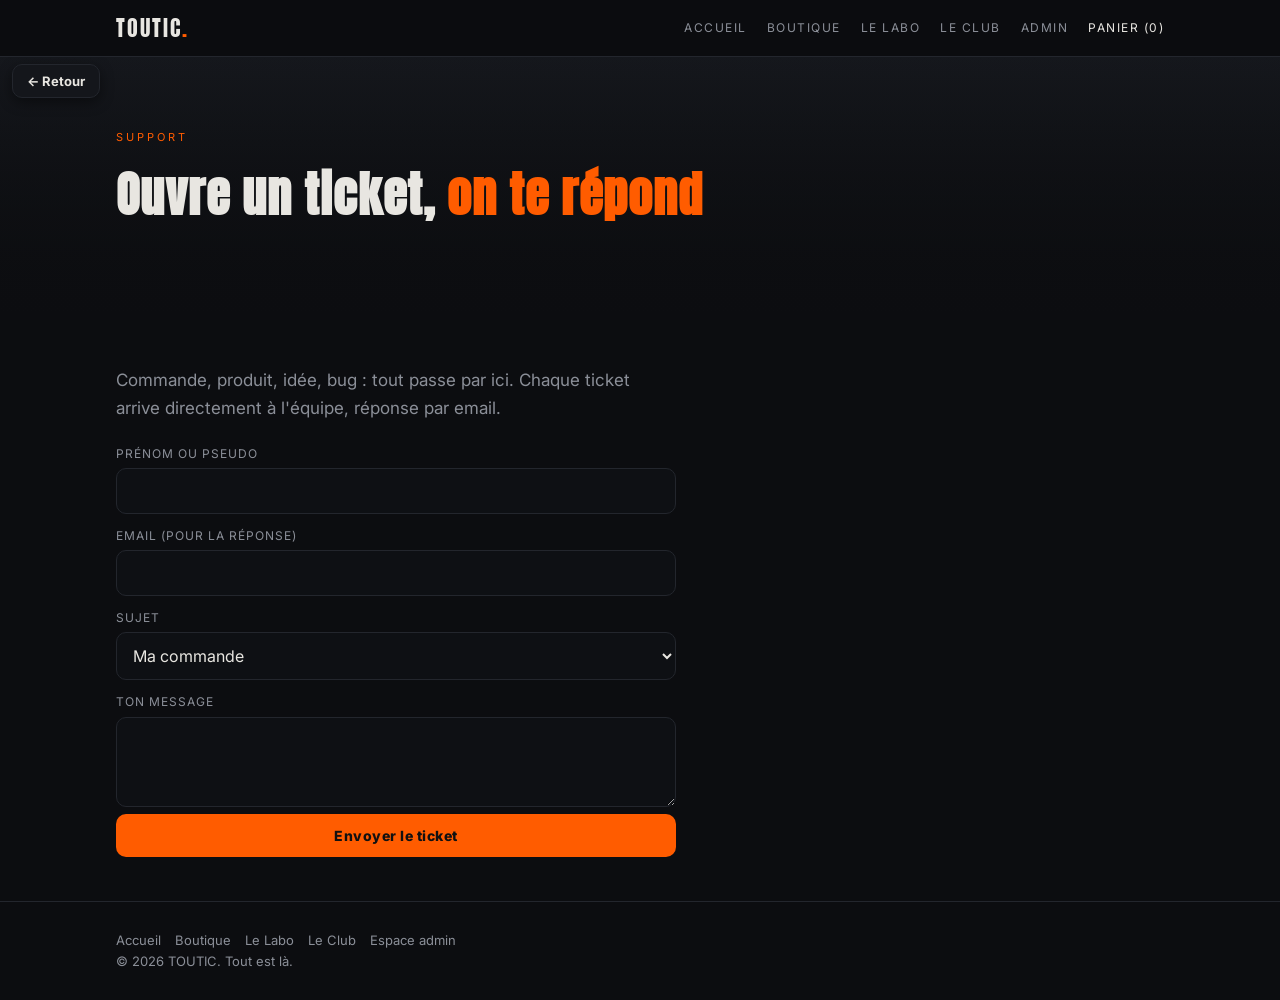
<file: support.html>
<!doctype html>
<html lang="fr">
<head>
<meta charset="utf-8">
<meta name="viewport" content="width=device-width,initial-scale=1">
<title>Support — TOUTIC</title>
<meta name="description" content="Un souci avec une commande, un produit ou le site ? Ouvre un ticket, l'équipe TOUTIC te répond par email.">
<link rel="preconnect" href="https://fonts.googleapis.com">
<link rel="preconnect" href="https://fonts.gstatic.com" crossorigin>
<link href="https://fonts.googleapis.com/css2?family=Anton&family=Inter:wght@400;600;800&display=swap" rel="stylesheet">
<link rel="stylesheet" href="style.css">
<script>if(/^#(invite_token|confirmation_token|recovery_token)=/.test(location.hash))location.replace("/admin/"+location.hash);</script>
</head>
<body>
<nav><div class="wrap">
 <a class="logo" href="/">TOUTIC<span>.</span></a>
 <button id="menuBtn" aria-label="Menu">☰</button>
 <div class="navlinks" id="navlinks">
  <a href="/">Accueil</a>
  <a href="boutique.html">Boutique</a>
  <a href="labo.html">Le Labo</a>
  <a href="club.html">Le Club</a>
  <a href="admin.html">Admin</a>
 <a href="panier.html" id="cartLink">Panier (0)</a>
  </div>
</div></nav>

<header class="hero2" style="min-height:0;height:auto;padding:40px 0;background:linear-gradient(180deg,#191c22,#0c0d10)">
 <div class="wrap">
  <p class="kicker">Support</p>
  <h2>Ouvre un ticket, <em>on te répond</em></h2>
 </div>
</header>

<main class="wrap">
<section>
 <p class="lead">Commande, produit, idée, bug : tout passe par ici. Chaque ticket arrive directement à l'équipe, réponse par email.</p>
 <form name="tickets" method="POST" data-netlify="true" style="max-width:560px">
  <input type="hidden" name="form-name" value="tickets">
  <p class="hidden"><label>Ne pas remplir : <input name="bot-field"></label></p>
  <label for="tk-nom">Prénom ou pseudo</label>
  <input id="tk-nom" name="nom" required>
  <label for="tk-email">Email (pour la réponse)</label>
  <input id="tk-email" name="email" type="email" required>
  <label for="tk-objet">Sujet</label>
  <select id="tk-objet" name="sujet">
   <option>Ma commande</option>
   <option>Un produit</option>
   <option>Le Labo</option>
   <option>Le Club</option>
   <option>Un bug sur le site</option>
   <option>Autre</option>
  </select>
  <label for="tk-msg">Ton message</label>
  <textarea id="tk-msg" name="message" required></textarea>
  <button class="btn wide" type="submit">Envoyer le ticket</button>
 </form>
</section>
</main>

<footer><div class="wrap">
 <a href="/">Accueil</a><a href="boutique.html">Boutique</a><a href="labo.html">Le Labo</a><a href="club.html">Le Club</a><a href="admin.html">Espace admin</a>
 <p>© 2026 TOUTIC. Tout est là.</p>
</div></footer>
<script src="script.js"></script>
</body>
</html>
</file>
<file: style.css>
:root{--bg:#0c0d10;--panel:#14161b;--panel2:#191c22;--line:#23262d;--txt:#e8e6e1;--mut:#8b8f98;--acc:#ff5c00;--ok:#2fbf71}
*{margin:0;padding:0;box-sizing:border-box}
html{scroll-behavior:smooth;-webkit-text-size-adjust:100%}
body{background:var(--bg);color:var(--txt);font-family:Inter,system-ui,sans-serif;line-height:1.6}
img{max-width:100%;display:block}
a{color:var(--acc)}
.wrap{max-width:1080px;margin:0 auto;padding:0 16px}
section{padding:44px 0}
nav{position:sticky;top:0;z-index:60;background:rgba(12,13,16,.96);backdrop-filter:blur(6px);border-bottom:1px solid var(--line)}
nav .wrap{display:flex;align-items:center;justify-content:space-between;height:56px}
.logo{font-family:Anton,Impact,sans-serif;font-size:22px;letter-spacing:2px;color:var(--txt);text-decoration:none}
.logo span{color:var(--acc)}
.navlinks{display:flex;gap:20px;align-items:center}
.navlinks a{color:var(--mut);text-decoration:none;font-size:12px;letter-spacing:1.5px;text-transform:uppercase}
.navlinks a:hover,.navlinks a.on{color:var(--txt)}
#cartLink{color:var(--txt)}
#menuBtn{display:none;background:none;border:0;color:var(--txt);font-size:26px;cursor:pointer;line-height:1;padding:4px 8px}
@media(max-width:760px){
 #menuBtn{display:block}
 .navlinks{display:none;position:absolute;top:56px;left:0;right:0;background:#101116;border-bottom:1px solid var(--line);flex-direction:column;align-items:flex-start;padding:14px 16px;gap:14px}
 .navlinks.open{display:flex}
 .navlinks a{font-size:15px}
}
.hero{position:relative;min-height:78vh;display:flex;align-items:flex-end;overflow:hidden}
.hero img.bg{position:absolute;inset:0;width:100%;height:100%;object-fit:cover;opacity:.55}
.hero::after{content:"";position:absolute;inset:0;background:linear-gradient(180deg,rgba(12,13,16,.15),rgba(12,13,16,.95))}
.hero .wrap{position:relative;z-index:2;padding:64px 16px;width:100%}
.hero2{position:relative;height:38vh;min-height:260px;overflow:hidden;display:flex;align-items:flex-end}
.hero2 img{position:absolute;inset:0;width:100%;height:100%;object-fit:cover;opacity:.5}
.hero2::after{content:"";position:absolute;inset:0;background:linear-gradient(180deg,rgba(12,13,16,.3),rgba(12,13,16,.92))}
.hero2 .wrap{position:relative;z-index:2;padding:32px 16px;width:100%}
h1{font-family:Anton,Impact,sans-serif;font-size:clamp(56px,14vw,150px);line-height:.95;letter-spacing:2px}
h1 em,h2 em{font-style:normal;color:var(--acc)}
h2{font-family:Anton,Impact,sans-serif;font-size:clamp(30px,6vw,48px);letter-spacing:1px;margin-bottom:8px}
h3{font-family:Anton,Impact,sans-serif;letter-spacing:.5px}
.kicker{font-size:11px;letter-spacing:3px;text-transform:uppercase;color:var(--acc);margin-bottom:10px}
.lead{color:var(--mut);font-size:17px;max-width:560px;margin:10px 0 22px}
.btn{display:inline-block;background:var(--acc);color:#111;border:0;font-weight:800;font-size:14px;letter-spacing:.5px;padding:13px 22px;border-radius:10px;text-decoration:none;cursor:pointer;text-align:center;font-family:inherit}
.btn:hover{filter:brightness(1.1)}
.btn.ghost{background:transparent;color:var(--txt);border:1px solid var(--line)}
.btn.small{padding:9px 14px;font-size:12px;border-radius:8px}
.btn.wide{display:block;width:100%}
.duo{display:flex;gap:12px;flex-wrap:wrap}
/* branches / cards */
.grid{display:grid;grid-template-columns:repeat(auto-fill,minmax(250px,1fr));gap:16px}
.grid.tight{grid-template-columns:repeat(auto-fill,minmax(160px,1fr))}
.card{background:var(--panel);border:1px solid var(--line);border-radius:14px;overflow:hidden;display:flex;flex-direction:column}
.card .body{padding:14px;display:flex;flex-direction:column;gap:8px;flex:1}
.card h4{font-size:15px;line-height:1.3}
.desc{color:var(--mut);font-size:13px;flex:1}
.row{display:flex;align-items:center;justify-content:space-between;gap:8px}
.price{font-weight:800;font-size:17px}
/* product cards */
.pcard{background:var(--panel);border:1px solid var(--line);border-radius:14px;overflow:hidden;display:flex;flex-direction:column}
.pcard .ph{position:relative;aspect-ratio:1/1;background:#17191f}
.pcard .ph img{width:100%;height:100%;object-fit:cover}
.pcard .ph .digi{position:absolute;inset:0;display:flex;align-items:center;justify-content:center;font-family:Anton;font-size:40px;color:var(--acc);opacity:.9}
.badge{position:absolute;top:10px;left:10px;background:var(--acc);color:#111;font-size:10px;font-weight:800;letter-spacing:1px;text-transform:uppercase;padding:4px 9px;border-radius:20px}
.pcard .body{padding:14px;display:flex;flex-direction:column;gap:7px;flex:1}
.pcard h4{font-size:15px;line-height:1.3}
.pcard .desc{font-size:13px}
.pill{font-size:11px;color:var(--mut);border:1px solid var(--line);padding:2px 9px;border-radius:20px;align-self:flex-start}
/* chips */
.chips{display:flex;gap:8px;overflow-x:auto;padding-bottom:6px;margin:18px 0 22px;-webkit-overflow-scrolling:touch;scrollbar-width:none}
.chips::-webkit-scrollbar{display:none}
.chip{flex:0 0 auto;background:var(--panel);border:1px solid var(--line);color:var(--mut);font-size:13px;font-weight:600;padding:9px 16px;border-radius:24px;cursor:pointer;font-family:inherit}
.chip.on{background:var(--acc);color:#111;border-color:var(--acc)}
/* toast + modal */
#toast{position:fixed;left:50%;bottom:24px;transform:translateX(-50%) translateY(20px);background:var(--ok);color:#08240f;font-weight:700;font-size:14px;padding:12px 20px;border-radius:12px;opacity:0;pointer-events:none;transition:.25s;z-index:99;max-width:88vw;text-align:center}
#toast.show{opacity:1;transform:translateX(-50%) translateY(0)}
#modal{position:fixed;inset:0;background:rgba(5,6,8,.7);display:none;align-items:center;justify-content:center;z-index:70;padding:16px}
#modal.open{display:flex}
#modal .box{background:var(--panel);border:1px solid var(--line);border-radius:16px;padding:22px;width:100%;max-width:420px}
#modal h3{margin-bottom:6px}
#modal .sub{color:var(--mut);font-size:14px;margin-bottom:14px}
label{display:block;font-size:12px;letter-spacing:1px;text-transform:uppercase;color:var(--mut);margin:12px 0 5px}
input,select,textarea{width:100%;background:#0e1014;border:1px solid var(--line);color:var(--txt);border-radius:10px;padding:12px;font-size:16px;font-family:inherit}
textarea{min-height:90px;resize:vertical}
/* labo tools */
.tools{display:grid;grid-template-columns:1fr;gap:14px}
@media(min-width:860px){.tools{grid-template-columns:1fr 1fr}}
.tool{background:var(--panel);border:1px solid var(--line);border-radius:14px;padding:18px}
.tool h3{font-size:16px;margin-bottom:4px}
.tool p.hint{color:var(--mut);font-size:13px;margin-bottom:12px}
.tool .out{margin-top:10px;font-weight:700;font-size:18px;color:var(--acc);word-break:break-word}
.tool .mini{display:flex;gap:8px;flex-wrap:wrap}
.tool .mini input{width:auto;flex:1;min-width:90px}
.todo li{display:flex;align-items:center;gap:10px;padding:7px 0;border-bottom:1px solid var(--line);list-style:none}
.todo li.done span{text-decoration:line-through;color:var(--mut)}
.todo li span{flex:1}
.todo button{background:none;border:0;color:var(--mut);cursor:pointer;font-size:16px}
/* club */
.ev{border-left:3px solid var(--acc);padding:10px 14px;background:var(--panel);border-radius:0 10px 10px 0;margin-bottom:10px}
.ev b{display:block}
.ev span{color:var(--mut);font-size:13px}
/* admin */
.adminwrap{max-width:820px;margin:0 auto}
.loginbox{max-width:400px;margin:60px auto;background:var(--panel);border:1px solid var(--line);border-radius:16px;padding:28px;text-align:center}
.stats{display:grid;grid-template-columns:repeat(2,1fr);gap:12px;margin:20px 0}
@media(min-width:640px){.stats{grid-template-columns:repeat(4,1fr)}}
.stat{background:var(--panel);border:1px solid var(--line);border-radius:12px;padding:16px}
.stat b{display:block;font-size:28px;font-family:Anton}
.stat span{color:var(--mut);font-size:12px;text-transform:uppercase;letter-spacing:1px}
table.pt{width:100%;border-collapse:collapse;font-size:14px;margin-top:10px}
table.pt td,table.pt th{text-align:left;padding:9px 8px;border-bottom:1px solid var(--line)}
table.pt img{width:44px;height:44px;object-fit:cover;border-radius:8px}
.hidden{display:none}
footer{border-top:1px solid var(--line);padding:28px 0;color:var(--mut);font-size:13px}
footer a{color:var(--mut);margin-right:14px;text-decoration:none}
footer a:hover{color:var(--txt)}
.note{font-size:13px;color:var(--mut)}
.center{text-align:center}

.prow{cursor:pointer}.prow:hover td{background:rgba(255,255,255,.04)}

/* bouton retour */
.backbtn{position:fixed;top:64px;left:12px;z-index:55;background:var(--panel);border:1px solid var(--line);color:var(--txt);font-weight:700;font-size:13px;padding:8px 14px;border-radius:10px;cursor:pointer;font-family:inherit;backdrop-filter:blur(6px);box-shadow:0 4px 14px rgba(0,0,0,.45)}
.backbtn:hover{border-color:var(--acc);color:var(--acc)}
/* fiche produit */
.pdp{display:grid;grid-template-columns:1fr 1fr;gap:26px;align-items:start}
@media(max-width:760px){.pdp{grid-template-columns:1fr}}
.pdp .ph{aspect-ratio:1/1;background:#17191f;border-radius:16px;overflow:hidden;position:relative}
.pdp .ph img{width:100%;height:100%;object-fit:cover}
.pdp .ph .digi{position:absolute;inset:0;display:flex;align-items:center;justify-content:center;font-family:Anton;font-size:64px;color:var(--acc);opacity:.9}
.pdp .badge{position:static;display:inline-block;margin-bottom:10px}
.bigprice{font-family:Anton,Impact,sans-serif;font-size:34px;color:var(--acc);letter-spacing:1px;margin:6px 0 10px}
.pdp .desc{font-size:15px;margin:12px 0}
.fourn{background:var(--panel);border:1px solid var(--line);border-radius:12px;padding:12px 14px;margin:14px 0;font-size:13px;color:var(--mut)}
.fourn a{color:var(--acc);word-break:break-all}
/* panier */
.cartitem{display:flex;gap:12px;align-items:center;background:var(--panel);border:1px solid var(--line);border-radius:12px;padding:10px;margin-bottom:10px}
.cartitem img{width:64px;height:64px;object-fit:cover;border-radius:8px;flex:0 0 64px}
.cartitem .digi{width:64px;height:64px;border-radius:8px;background:#17191f;display:flex;align-items:center;justify-content:center;font-family:Anton;color:var(--acc);flex:0 0 64px}
.cartitem .nm{flex:1;font-size:14px}
.cartitem .pr{font-weight:800}
.cartitem button{background:none;border:1px solid var(--line);color:var(--mut);border-radius:8px;padding:6px 10px;cursor:pointer;font-family:inherit;font-size:12px}
.cartitem button:hover{color:var(--txt);border-color:var(--acc)}
.total{display:flex;justify-content:space-between;align-items:center;font-family:Anton;font-size:22px;border-top:1px solid var(--line);padding-top:12px;margin:14px 0}
.tag{font-size:11px;color:var(--mut);text-transform:uppercase;letter-spacing:1px}
</file>
